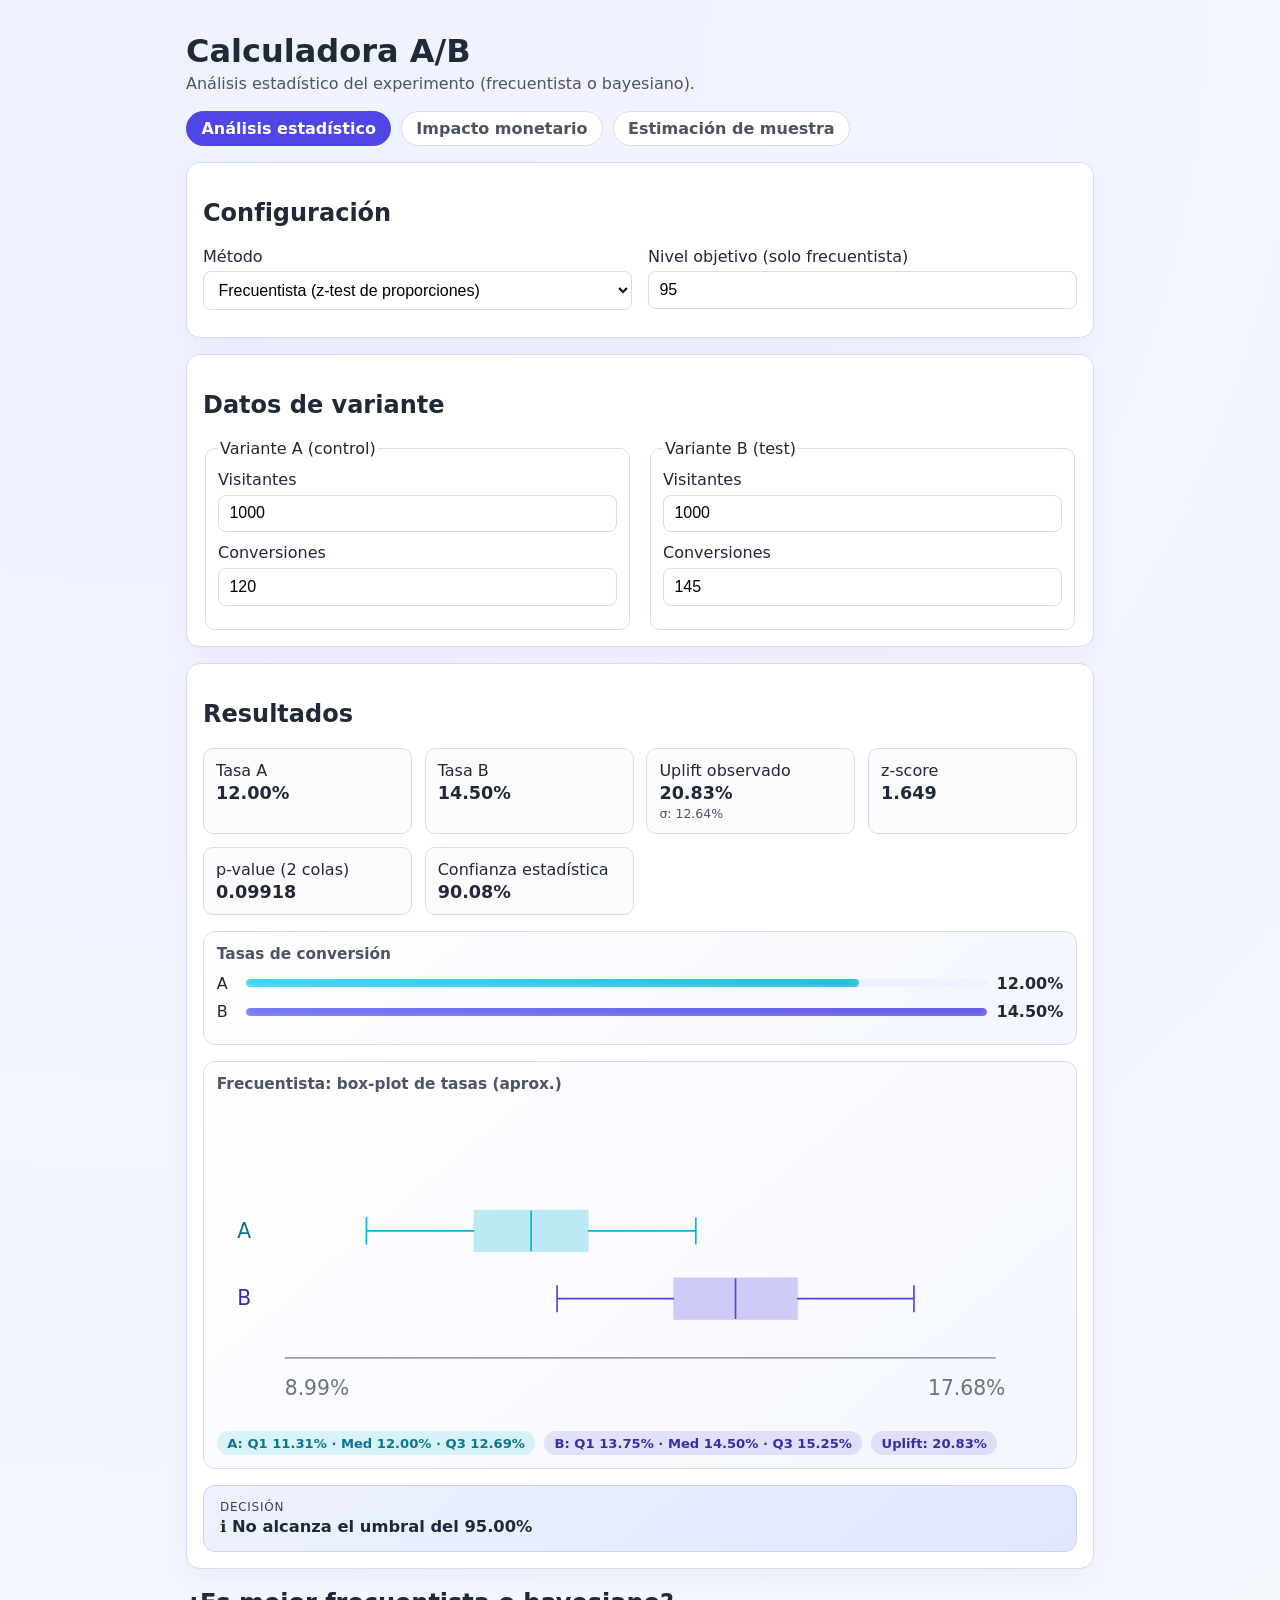
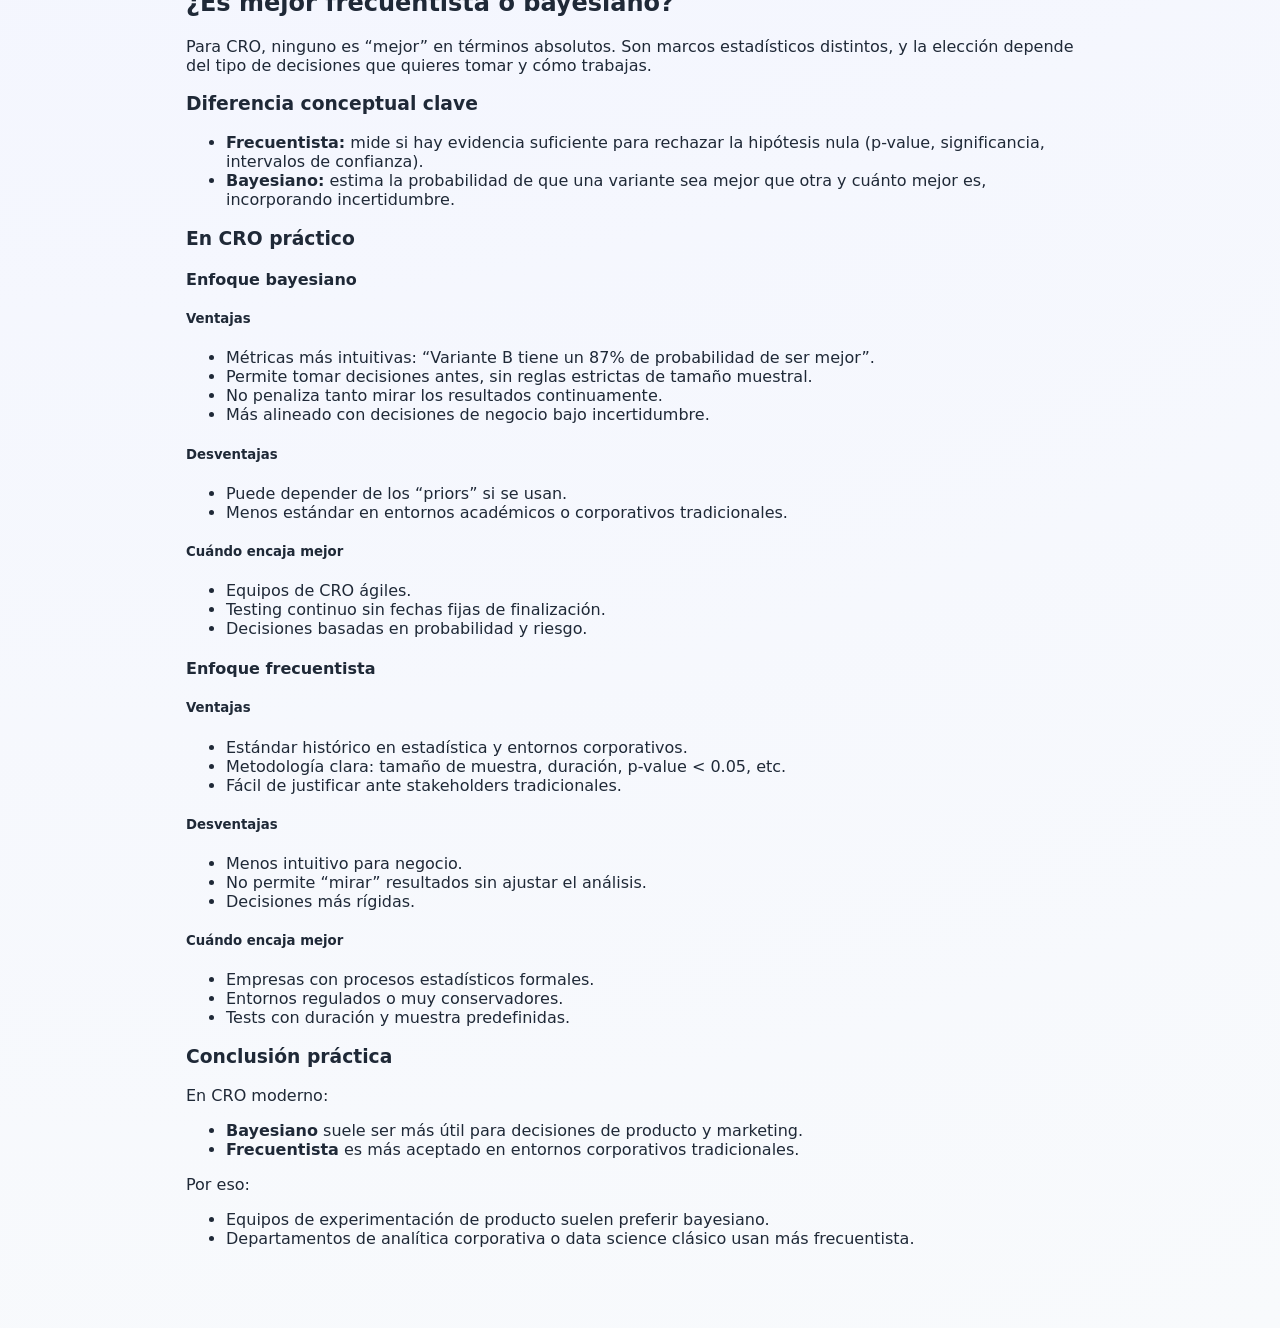
<file: index.html>
<!doctype html>
<html lang="es">
<head>
  <meta charset="UTF-8" />
  <meta name="viewport" content="width=device-width, initial-scale=1.0" />
  <title>Calculadora A/B · Análisis estadístico</title>
  <link rel="stylesheet" href="styles.css" />
</head>
<body>
  <main class="container">
    <h1>Calculadora A/B</h1>
    <p class="subtitle">Análisis estadístico del experimento (frecuentista o bayesiano).</p>

    <nav class="page-nav" aria-label="Calculadoras">
      <a class="page-link active" href="index.html">Análisis estadístico</a>
      <a class="page-link" href="impacto-monetario.html">Impacto monetario</a>
      <a class="page-link" href="estimacion-muestra.html">Estimación de muestra</a>
    </nav>

    <section class="card">
      <h2>Configuración</h2>
      <div class="grid two-cols">
        <label>
          Método
          <select id="method">
            <option value="frequentist">Frecuentista (z-test de proporciones)</option>
            <option value="bayesian">Bayesiano (Beta-Binomial)</option>
          </select>
        </label>
        <label id="confidenceField">
          Nivel objetivo (solo frecuentista)
          <input id="confidenceTarget" type="number" min="50" max="99.99" step="0.01" value="95" />
        </label>
      </div>
    </section>

    <section class="card">
      <h2>Datos de variante</h2>
      <div class="grid two-cols">
        <fieldset>
          <legend>Variante A (control)</legend>
          <label>Visitantes <input id="visitorsA" type="number" min="1" value="1000" /></label>
          <label>Conversiones <input id="conversionsA" type="number" min="0" value="120" /></label>
        </fieldset>

        <fieldset>
          <legend>Variante B (test)</legend>
          <label>Visitantes <input id="visitorsB" type="number" min="1" value="1000" /></label>
          <label>Conversiones <input id="conversionsB" type="number" min="0" value="145" /></label>
        </fieldset>
      </div>
    </section>

    <section class="card" id="results" aria-live="polite">
      <h2>Resultados</h2>
      <div id="resultContent">Modifica cualquier valor para recalcular automáticamente.</div>
    </section>
    <section> 
    <section>
      <h2>¿Es mejor frecuentista o bayesiano?</h2>
      <p>Para CRO, ninguno es “mejor” en términos absolutos. Son marcos estadísticos distintos, y la elección depende del tipo de decisiones que quieres tomar y cómo trabajas.</p>

      <h3>Diferencia conceptual clave</h3>
        <ul>
          <li><strong>Frecuentista:</strong> mide si hay evidencia suficiente para rechazar la hipótesis nula (p-value, significancia, intervalos de confianza).</li>
          <li><strong>Bayesiano:</strong> estima la probabilidad de que una variante sea mejor que otra y cuánto mejor es, incorporando incertidumbre.</li>
        </ul>

      <h3>En CRO práctico</h3>
      

      <h4>Enfoque bayesiano</h4>
      

      <h5>Ventajas</h5>
      <ul>
        <li>Métricas más intuitivas: “Variante B tiene un 87% de probabilidad de ser mejor”.</li>
        <li>Permite tomar decisiones antes, sin reglas estrictas de tamaño muestral.</li>
        <li>No penaliza tanto mirar los resultados continuamente.</li>
        <li>Más alineado con decisiones de negocio bajo incertidumbre.</li>
      </ul>
      

      <h5>Desventajas</h5>
      <ul>
        <li>Puede depender de los “priors” si se usan.</li>
        <li>Menos estándar en entornos académicos o corporativos tradicionales.</li>
      </ul>
      

      <h5>Cuándo encaja mejor</h5>
      <ul>
        <li>Equipos de CRO ágiles.</li>
        <li>Testing continuo sin fechas fijas de finalización.</li>
        <li>Decisiones basadas en probabilidad y riesgo.</li>
      </ul>
      

      <h4>Enfoque frecuentista</h4>
      

      <h5>Ventajas</h5>
      <ul>
        <li>Estándar histórico en estadística y entornos corporativos.</li>
        <li>Metodología clara: tamaño de muestra, duración, p-value &lt; 0.05, etc.</li>
        <li>Fácil de justificar ante stakeholders tradicionales.</li>
      </ul>
      

      <h5>Desventajas</h5>
      <ul>
        <li>Menos intuitivo para negocio.</li>
        <li>No permite “mirar” resultados sin ajustar el análisis.</li>
        <li>Decisiones más rígidas.</li>
      </ul>
      

      <h5>Cuándo encaja mejor</h5>
      <ul>
        <li>Empresas con procesos estadísticos formales.</li>
        <li>Entornos regulados o muy conservadores.</li>
        <li>Tests con duración y muestra predefinidas.</li>
      </ul>
      

      <h3>Conclusión práctica</h3>
      <p>En CRO moderno:</p>
      <ul>
        <li><strong>Bayesiano</strong> suele ser más útil para decisiones de producto y marketing.</li>
        <li><strong>Frecuentista</strong> es más aceptado en entornos corporativos tradicionales.</li>
      </ul>
      

      <p>Por eso:</p>
      <ul>
        <li>Equipos de experimentación de producto suelen preferir bayesiano.</li>
        <li>Departamentos de analítica corporativa o data science clásico usan más frecuentista.</li>
      </ul>
      

    </section>
    

  </main>

  <script src="app.js"></script>
</body>
</html>
</file>
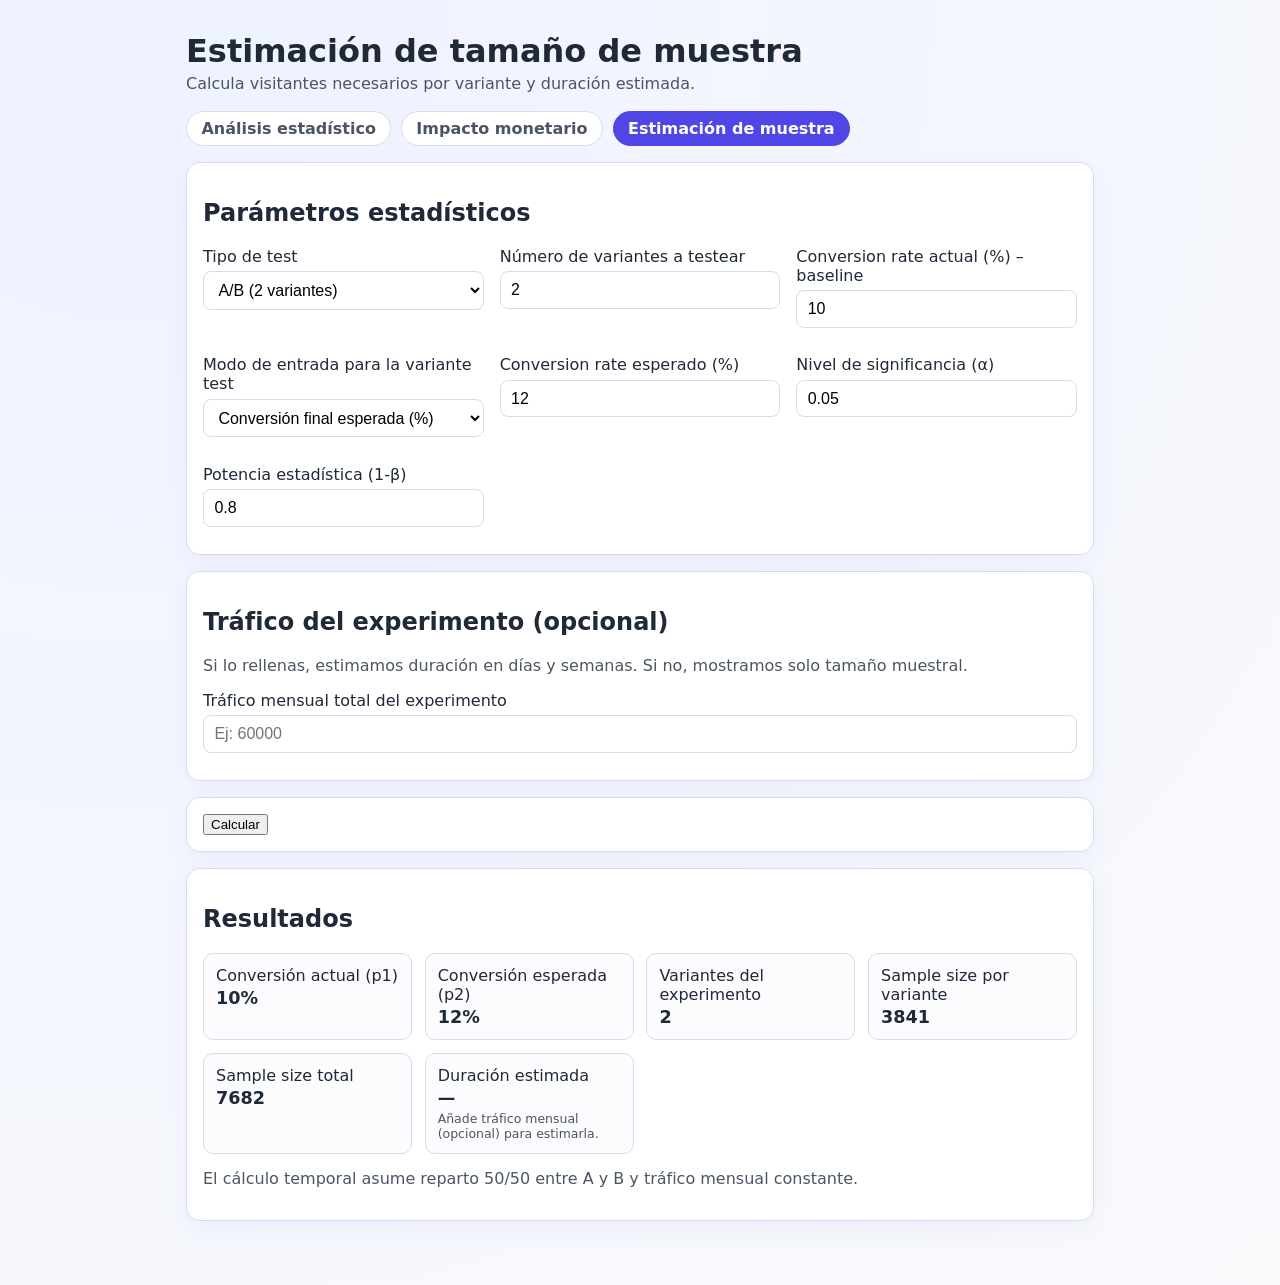
<file: estimacion-muestra.html>
<!doctype html>
<html lang="es">
<head>
  <meta charset="UTF-8" />
  <meta name="viewport" content="width=device-width, initial-scale=1.0" />
  <title>Calculadora A/B · Estimación de muestra</title>
  <link rel="stylesheet" href="styles.css" />
</head>
<body>
  <main class="container">
    <h1>Estimación de tamaño de muestra</h1>
    <p class="subtitle">Calcula visitantes necesarios por variante y duración estimada.</p>

    <nav class="page-nav" aria-label="Calculadoras">
      <a class="page-link" href="index.html">Análisis estadístico</a>
      <a class="page-link" href="impacto-monetario.html">Impacto monetario</a>
      <a class="page-link active" href="estimacion-muestra.html">Estimación de muestra</a>
    </nav>

    <section class="card">
      <h2>Parámetros estadísticos</h2>
      <div class="grid two-cols">
        <label>
          Tipo de test
          <select id="testType">
            <option value="ab">A/B (2 variantes)</option>
            <option value="abn">A/B/n (más de 2 variantes)</option>
          </select>
        </label>

        <label>
          Número de variantes a testear
          <input id="variantCount" type="number" min="2" step="1" value="2" />
        </label>

        <label>
          Conversion rate actual (%) – baseline
          <input id="baselineRate" type="number" min="0.01" max="99.99" step="0.01" value="10" />
        </label>

        <label>
          Modo de entrada para la variante test
          <select id="expectedMode">
            <option value="final">Conversión final esperada (%)</option>
            <option value="relative">Mejora relativa esperada (%)</option>
          </select>
        </label>

        <label id="expectedFinalField">
          Conversion rate esperado (%)
          <input id="expectedRate" type="number" min="0.01" max="99.99" step="0.01" value="12" />
        </label>

        <label id="relativeLiftField" class="hidden">
          Mejora relativa esperada (%)
          <input id="relativeLift" type="number" min="0.01" step="0.01" value="20" />
        </label>

        <label>
          Nivel de significancia (α)
          <input id="alpha" type="number" min="0.0001" max="0.2" step="0.0001" value="0.05" />
        </label>

        <label>
          Potencia estadística (1-β)
          <input id="power" type="number" min="0.5" max="0.9999" step="0.0001" value="0.8" />
        </label>
      </div>
    </section>

    <section class="card optional-card">
      <h2>Tráfico del experimento (opcional)</h2>
      <p class="note compact">Si lo rellenas, estimamos duración en días y semanas. Si no, mostramos solo tamaño muestral.</p>
      <label>
        Tráfico mensual total del experimento
        <input id="monthlyTraffic" type="number" min="1" step="1" placeholder="Ej: 60000" />
      </label>
    </section>

    <section class="card">
      <button id="calculateBtn" type="button" class="btn-primary">Calcular</button>
    </section>

    <section class="card" aria-live="polite">
      <h2>Resultados</h2>
      <div id="plannerResultContent">Completa los datos y pulsa <strong>Calcular</strong>.</div>
    </section>
  </main>

  <script src="estimacion-muestra.js"></script>
</body>
</html>
</file>
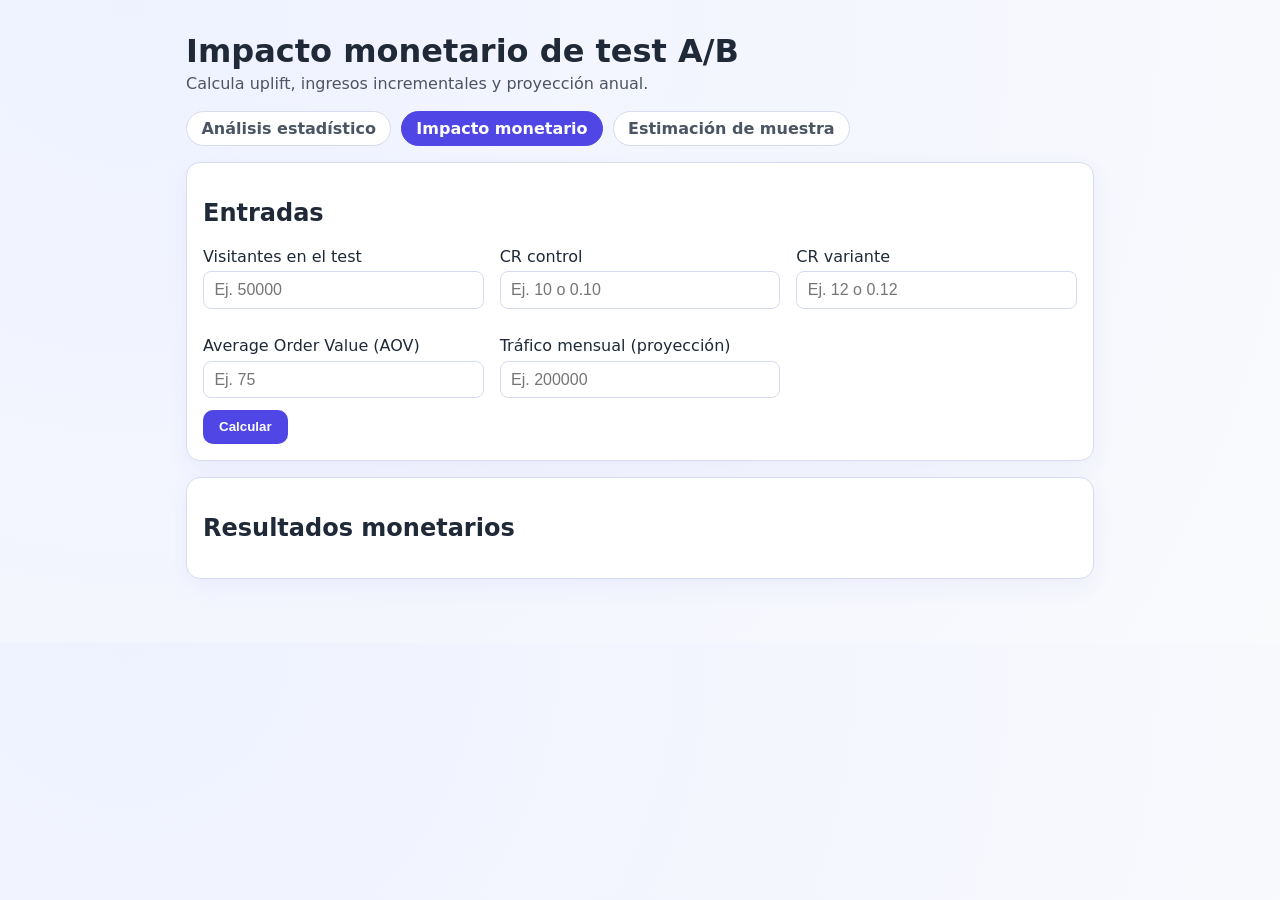
<file: impacto-monetario.html>
<!doctype html>
<html lang="es">
<head>
  <meta charset="UTF-8" />
  <meta name="viewport" content="width=device-width, initial-scale=1.0" />
  <title>Calculadora A/B · Impacto monetario</title>
  <link rel="stylesheet" href="styles.css" />
</head>
<body>
  <main class="container">
    <h1>Impacto monetario de test A/B</h1>
    <p class="subtitle">Calcula uplift, ingresos incrementales y proyección anual.</p>

    <nav class="page-nav" aria-label="Calculadoras">
      <a class="page-link" href="index.html">Análisis estadístico</a>
      <a class="page-link active" href="impacto-monetario.html">Impacto monetario</a>
      <a class="page-link" href="estimacion-muestra.html">Estimación de muestra</a>
    </nav>

    <section class="card">
      <h2>Entradas</h2>
      <div class="grid two-cols">
        <label>Visitantes en el test
          <input id="moneyVisitors" type="number" min="0" step="1" placeholder="Ej. 50000" />
        </label>
        <label>CR control
          <input id="moneyCrControl" type="number" min="0" step="any" placeholder="Ej. 10 o 0.10" />
        </label>
        <label>CR variante
          <input id="moneyCrVariant" type="number" min="0" step="any" placeholder="Ej. 12 o 0.12" />
        </label>
        <label>Average Order Value (AOV)
          <input id="moneyAov" type="number" min="0" step="any" placeholder="Ej. 75" />
        </label>
        <label>Tráfico mensual (proyección)
          <input id="moneyMonthlyTraffic" type="number" min="0" step="1" placeholder="Ej. 200000" />
        </label>
      </div>
      <button id="moneyCalculate" class="primary-btn" type="button">Calcular</button>
      <p id="moneyError" class="error hidden"></p>
    </section>

    <section class="card" aria-live="polite">
      <h2>Resultados monetarios</h2>
      <div id="moneyResults" class="result-grid"></div>
      <div id="moneyFormulas" class="formula-box hidden"></div>
    </section>
  </main>

  <script src="impacto-monetario.js"></script>
</body>
</html>
</file>
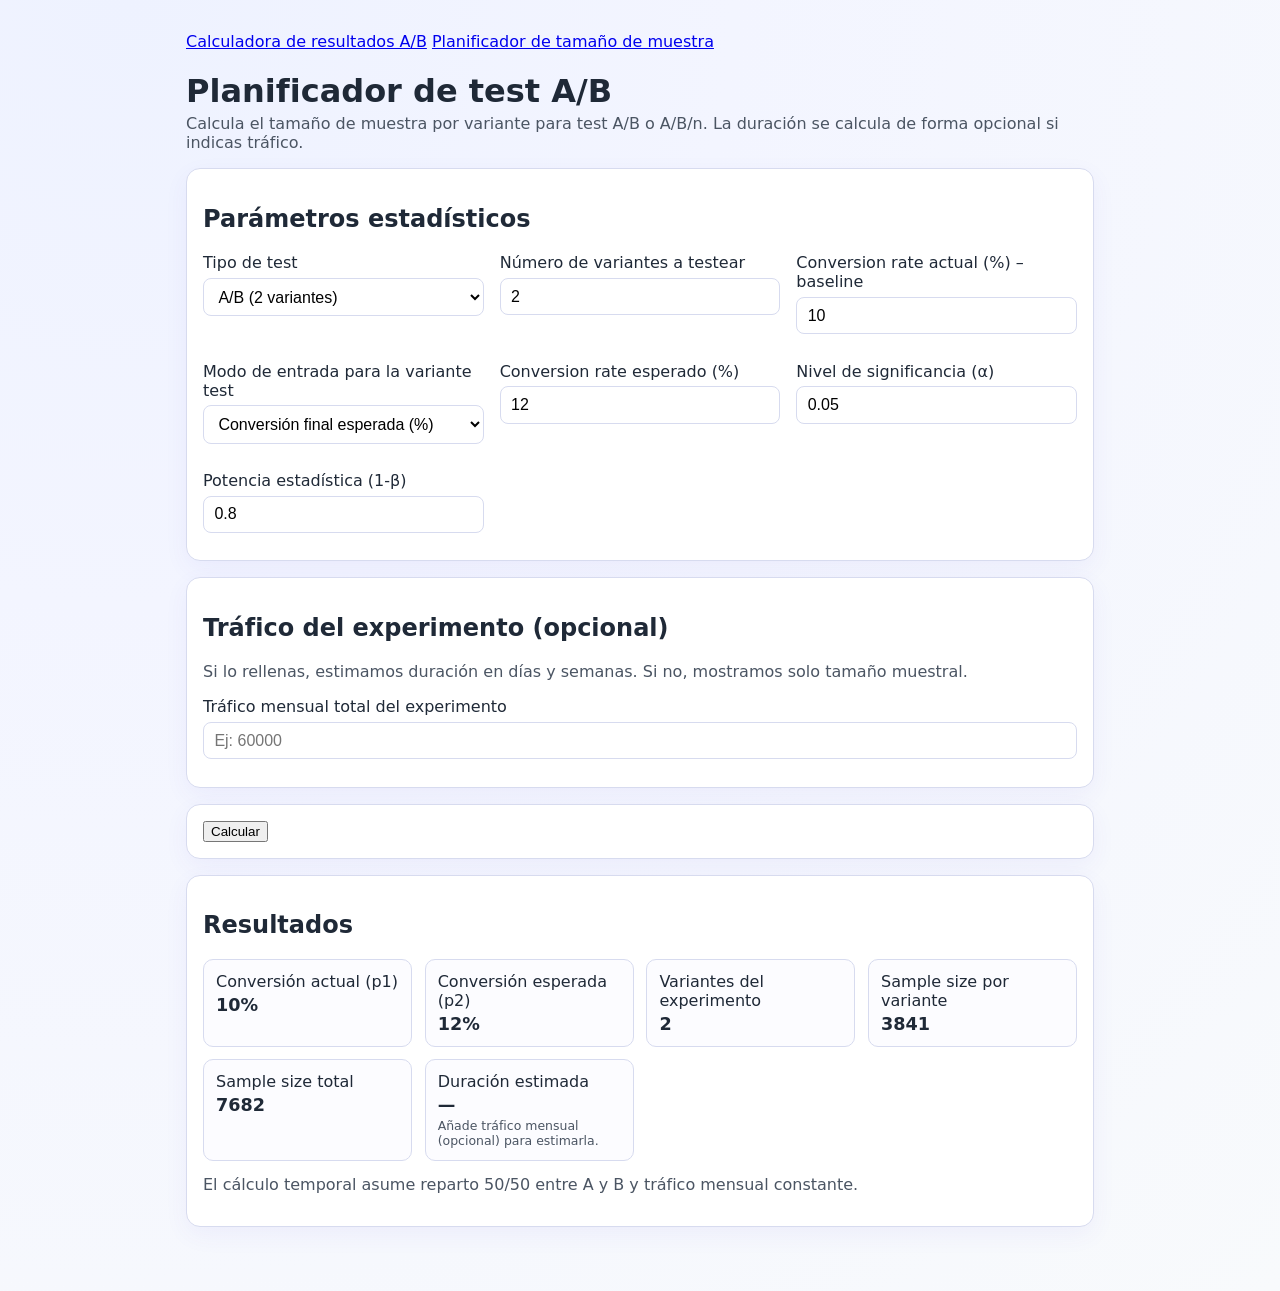
<file: planner.html>
<!doctype html>
<html lang="es">
<head>
  <meta charset="UTF-8" />
  <meta name="viewport" content="width=device-width, initial-scale=1.0" />
  <title>Planificador A/B - Tamaño de muestra y duración</title>
  <link rel="stylesheet" href="styles.css" />
</head>
<body>
  <main class="container">
    <nav class="top-nav" aria-label="Navegación principal">
      <a class="nav-link" href="index.html">Calculadora de resultados A/B</a>
      <a class="nav-link active" href="planner.html">Planificador de tamaño de muestra</a>
    </nav>

    <h1>Planificador de test A/B</h1>
    <p class="subtitle">Calcula el tamaño de muestra por variante para test A/B o A/B/n. La duración se calcula de forma opcional si indicas tráfico.</p>

    <section class="card">
      <h2>Parámetros estadísticos</h2>
      <div class="grid two-cols">
        <label>
          Tipo de test
          <select id="testType">
            <option value="ab">A/B (2 variantes)</option>
            <option value="abn">A/B/n (más de 2 variantes)</option>
          </select>
        </label>

        <label>
          Número de variantes a testear
          <input id="variantCount" type="number" min="2" step="1" value="2" />
        </label>

        <label>
          Conversion rate actual (%) – baseline
          <input id="baselineRate" type="number" min="0.01" max="99.99" step="0.01" value="10" />
        </label>

        <label>
          Modo de entrada para la variante test
          <select id="expectedMode">
            <option value="final">Conversión final esperada (%)</option>
            <option value="relative">Mejora relativa esperada (%)</option>
          </select>
        </label>

        <label id="expectedFinalField">
          Conversion rate esperado (%)
          <input id="expectedRate" type="number" min="0.01" max="99.99" step="0.01" value="12" />
        </label>

        <label id="relativeLiftField" class="hidden">
          Mejora relativa esperada (%)
          <input id="relativeLift" type="number" min="0.01" step="0.01" value="20" />
        </label>

        <label>
          Nivel de significancia (α)
          <input id="alpha" type="number" min="0.0001" max="0.2" step="0.0001" value="0.05" />
        </label>

        <label>
          Potencia estadística (1-β)
          <input id="power" type="number" min="0.5" max="0.9999" step="0.0001" value="0.8" />
        </label>
      </div>
    </section>

    <section class="card optional-card">
      <h2>Tráfico del experimento (opcional)</h2>
      <p class="note compact">Si lo rellenas, estimamos duración en días y semanas. Si no, mostramos solo tamaño muestral.</p>
      <label>
        Tráfico mensual total del experimento
        <input id="monthlyTraffic" type="number" min="1" step="1" placeholder="Ej: 60000" />
      </label>
    </section>

    <section class="card">
      <button id="calculateBtn" type="button" class="btn-primary">Calcular</button>
    </section>

    <section class="card" aria-live="polite">
      <h2>Resultados</h2>
      <div id="plannerResultContent">Completa los datos y pulsa <strong>Calcular</strong>.</div>
    </section>
  </main>

  <script src="planner.js"></script>
</body>
</html>
</file>
<file: styles.css>
:root {
  color-scheme: light;
  --bg: #f3f5ff;
  --card: #ffffff;
  --text: #1f2937;
  --muted: #4b5563;
  --accent: #4f46e5;
  --border: #d7dbef;
  --a: #06b6d4;
  --b: #4f46e5;
}

* { box-sizing: border-box; }

body {
  margin: 0;
  font-family: Inter, system-ui, -apple-system, Segoe UI, Roboto, sans-serif;
  background: radial-gradient(circle at 10% 0%, #eef2ff 0%, #f3f5ff 35%, #f8fafc 100%);
  color: var(--text);
}

.container {
  max-width: 940px;
  margin: 2rem auto;
  padding: 0 1rem 2rem;
}

h1 { margin-bottom: 0.25rem; }
.subtitle { margin-top: 0; color: var(--muted); }

.card {
  background: var(--card);
  border: 1px solid var(--border);
  border-radius: 14px;
  padding: 1rem;
  margin-top: 1rem;
  box-shadow: 0 8px 24px rgba(79, 70, 229, 0.06);
}

.grid {
  display: grid;
  gap: 1rem;
}

.two-cols {
  grid-template-columns: repeat(auto-fit, minmax(250px, 1fr));
}

fieldset {
  border: 1px solid var(--border);
  border-radius: 10px;
  padding: 0.75rem;
}

label {
  display: flex;
  flex-direction: column;
  gap: 0.35rem;
  margin-bottom: 0.7rem;
}

input, select {
  font-size: 1rem;
  border: 1px solid var(--border);
  border-radius: 8px;
  padding: 0.55rem 0.65rem;
  background: #fff;
}

.result-grid {
  display: grid;
  grid-template-columns: repeat(auto-fit, minmax(180px, 1fr));
  gap: 0.8rem;
}

.metric {
  border: 1px solid var(--border);
  border-radius: 10px;
  padding: 0.75rem;
  background: #fcfcff;
}

.metric strong {
  display: block;
  margin-top: 0.2rem;
  font-size: 1.1rem;
}


.metric-sub {
  display: block;
  margin-top: 0.2rem;
  font-size: 0.78rem;
  color: var(--muted);
  font-weight: 500;
}

.chart-block {
  margin-top: 1rem;
  border: 1px solid var(--border);
  border-radius: 12px;
  padding: 0.8rem;
}

.glassy {
  background: linear-gradient(140deg, rgba(255, 255, 255, 0.95), rgba(241, 244, 255, 0.8));
}

.chart-block h3 {
  font-size: 0.96rem;
  margin: 0 0 0.7rem;
  color: var(--muted);
}

.bar-row {
  display: grid;
  grid-template-columns: 20px 1fr auto;
  gap: 0.6rem;
  align-items: center;
  margin-bottom: 0.6rem;
}

.bar-track {
  background: #eef2ff;
  border-radius: 999px;
  height: 8px;
  overflow: hidden;
}

.bar {
  height: 100%;
  border-radius: 999px;
  box-shadow: inset 0 -2px 8px rgba(255, 255, 255, 0.35);
}

.bar.a { background: linear-gradient(90deg, #22d3ee, #06b6d4); }
.bar.b { background: linear-gradient(90deg, #6366f1, #4f46e5); }

.dist-chart {
  width: 100%;
  display: block;
}

.posterior-fill-a { fill: rgba(6, 182, 212, 0.25); }
.posterior-fill-b { fill: rgba(79, 70, 229, 0.26); }
.posterior-line-a { stroke: var(--a); stroke-width: 1; fill: none; }
.posterior-line-b { stroke: var(--b); stroke-width: 1; fill: none; }
.mean-line-a { stroke: var(--a); stroke-width: 1; stroke-dasharray: 5 4; }
.mean-line-b { stroke: var(--b); stroke-width: 1; stroke-dasharray: 5 4; }

.legend-inline {
  display: flex;
  gap: 0.55rem;
  flex-wrap: wrap;
  margin-top: 0.35rem;
}

.pill {
  font-size: 0.82rem;
  border-radius: 999px;
  padding: 0.28rem 0.65rem;
  font-weight: 600;
}

.pill.a { background: rgba(6, 182, 212, 0.14); color: #0e7490; }
.pill.b { background: rgba(79, 70, 229, 0.14); color: #3730a3; }


.decision-box {
  margin-top: 1rem;
  border-radius: 12px;
  padding: 0.9rem 1rem;
  border: 1px solid var(--border);
  background: #f8fafc;
}

.decision-box.success {
  border-color: #86efac;
  background: linear-gradient(140deg, #f0fdf4, #dcfce7);
}

.decision-box.neutral {
  border-color: #c7d2fe;
  background: linear-gradient(140deg, #eef2ff, #e0e7ff);
}

.decision-label {
  display: block;
  font-size: 0.75rem;
  text-transform: uppercase;
  letter-spacing: 0.06em;
  color: #334155;
  margin-bottom: 0.2rem;
}

.decision-box strong {
  font-size: 1.02rem;
}

.note { color: var(--muted); margin-top: 0.9rem; }
.error {
  color: #b91c1c;
  font-weight: 600;
}

.hidden { display: none; }

.primary-btn {
  border: 0;
  background: var(--accent);
  color: #fff;
  border-radius: 10px;
  padding: 0.6rem 1rem;
  font-weight: 700;
  cursor: pointer;
}

.formula-box {
  margin-top: 1rem;
  border: 1px dashed var(--border);
  border-radius: 10px;
  padding: 0.8rem;
  background: #f9faff;
}

.formula-box h3 {
  margin-top: 0;
  margin-bottom: 0.45rem;
}

.formula-box p {
  margin: 0.35rem 0;
}

.page-nav {
  display: flex;
  gap: 0.6rem;
  flex-wrap: wrap;
  margin: 1.1rem 0 0.3rem;
}

.page-link {
  text-decoration: none;
  border: 1px solid var(--border);
  border-radius: 999px;
  padding: 0.45rem 0.9rem;
  color: var(--muted);
  background: #fff;
  font-weight: 600;
}

.page-link.active {
  color: #fff;
  background: var(--accent);
  border-color: var(--accent);
}
</file>
